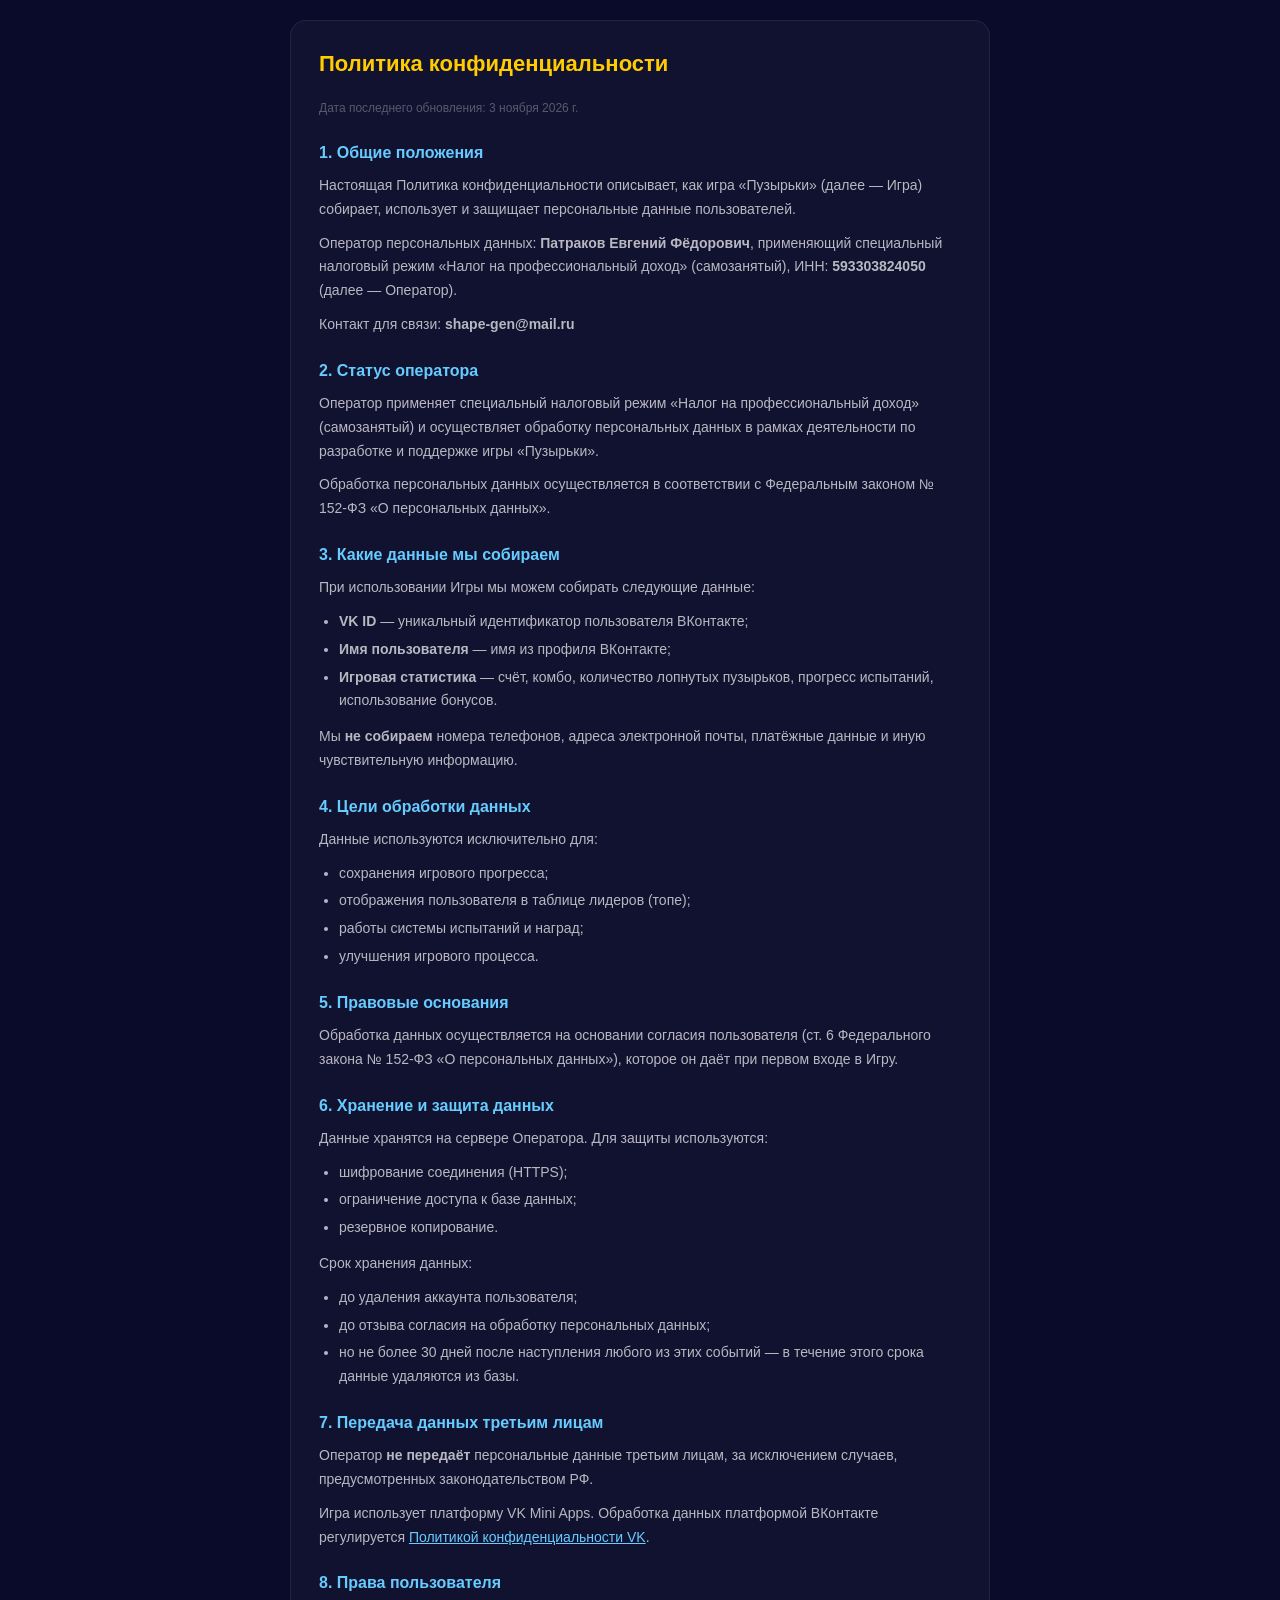
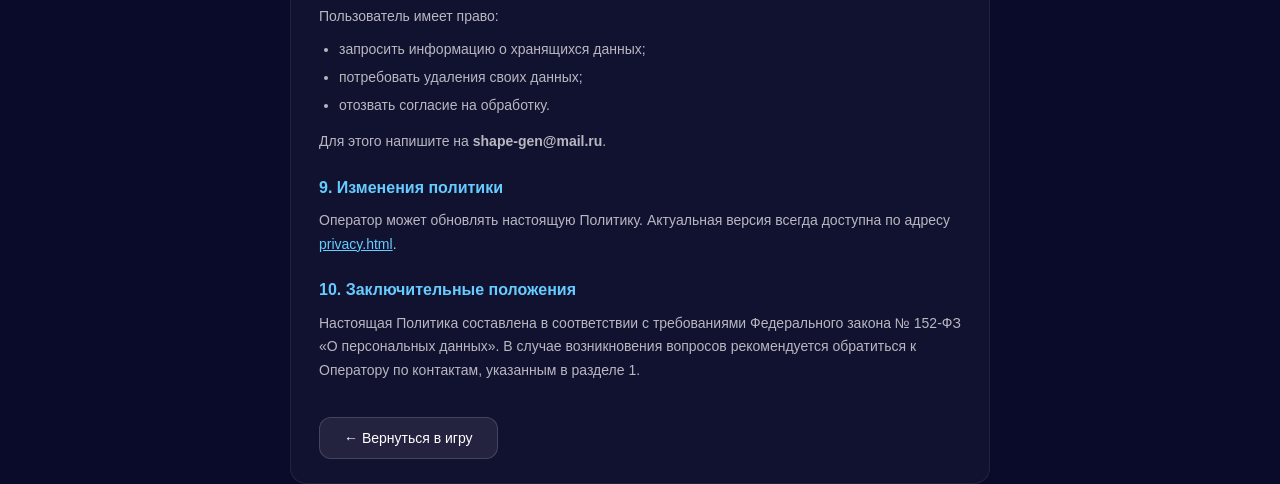
<file: privacy.html>
<!DOCTYPE html>
<html lang="ru">
<head>
    <meta charset="UTF-8" />
    <meta name="viewport" content="width=device-width, initial-scale=1.0" />
    <title>Политика конфиденциальности — Пузырьки</title>
    <link rel="stylesheet" href="css/style.css" />
    <style>
        body {
            background: #0a0a2a;
            color: rgba(255,255,255,0.85);
            font-family: 'Segoe UI', sans-serif;
            padding: 20px;
            line-height: 1.7;
            font-size: 14px;
            overflow-y: auto;
        }
        .privacy-container {
            max-width: 700px;
            margin: 0 auto;
            background: rgba(255,255,255,0.03);
            border: 1px solid rgba(255,255,255,0.08);
            border-radius: 16px;
            padding: 24px 28px;
        }
        h1 { color: #ffcc00; font-size: 22px; margin-bottom: 16px; }
        h2 { color: #66ccff; font-size: 16px; margin: 20px 0 8px; }
        p { margin-bottom: 10px; color: rgba(255,255,255,0.7); }
        ul { margin: 8px 0 12px 20px; color: rgba(255,255,255,0.7); }
        li { margin-bottom: 4px; }
        a { color: #66ccff; }
        .back-btn {
            display: inline-block;
            margin-top: 24px;
            padding: 12px 24px;
            background: rgba(255,255,255,0.08);
            border: 1px solid rgba(255,255,255,0.15);
            border-radius: 12px;
            color: white;
            text-decoration: none;
            font-size: 14px;
        }
        .back-btn:active { opacity: 0.7; }
        .date { color: rgba(255,255,255,0.3); font-size: 12px; margin-bottom: 20px; }
    </style>
</head>
<body>
    <div class="privacy-container">
        <h1>Политика конфиденциальности</h1>
        <div class="date">Дата последнего обновления: 3 ноября 2026 г.</div>

        <h2>1. Общие положения</h2>
        <p>Настоящая Политика конфиденциальности описывает, как игра «Пузырьки» (далее — Игра) собирает, использует и защищает персональные данные пользователей.</p>
        <p>Оператор персональных данных: <strong>Патраков Евгений Фёдорович</strong>, применяющий специальный налоговый режим «Налог на профессиональный доход» (самозанятый), ИНН: <strong>593303824050</strong> (далее — Оператор).</p>
        <p>Контакт для связи: <strong>shape-gen@mail.ru</strong></p>

        <h2>2. Статус оператора</h2>
        <p>Оператор применяет специальный налоговый режим «Налог на профессиональный доход» (самозанятый) и осуществляет обработку персональных данных в рамках деятельности по разработке и поддержке игры «Пузырьки».</p>
        <p>Обработка персональных данных осуществляется в соответствии с Федеральным законом № 152-ФЗ «О персональных данных».</p>

        <h2>3. Какие данные мы собираем</h2>
        <p>При использовании Игры мы можем собирать следующие данные:</p>
        <ul>
            <li><strong>VK ID</strong> — уникальный идентификатор пользователя ВКонтакте;</li>
            <li><strong>Имя пользователя</strong> — имя из профиля ВКонтакте;</li>
            <li><strong>Игровая статистика</strong> — счёт, комбо, количество лопнутых пузырьков, прогресс испытаний, использование бонусов.</li>
        </ul>
        <p>Мы <strong>не собираем</strong> номера телефонов, адреса электронной почты, платёжные данные и иную чувствительную информацию.</p>

        <h2>4. Цели обработки данных</h2>
        <p>Данные используются исключительно для:</p>
        <ul>
            <li>сохранения игрового прогресса;</li>
            <li>отображения пользователя в таблице лидеров (топе);</li>
            <li>работы системы испытаний и наград;</li>
            <li>улучшения игрового процесса.</li>
        </ul>

        <h2>5. Правовые основания</h2>
        <p>Обработка данных осуществляется на основании согласия пользователя (ст. 6 Федерального закона № 152-ФЗ «О персональных данных»), которое он даёт при первом входе в Игру.</p>

        <h2>6. Хранение и защита данных</h2>
        <p>Данные хранятся на сервере Оператора. Для защиты используются:</p>
        <ul>
            <li>шифрование соединения (HTTPS);</li>
            <li>ограничение доступа к базе данных;</li>
            <li>резервное копирование.</li>
        </ul>
        <p>Срок хранения данных:</p>
        <ul>
            <li>до удаления аккаунта пользователя;</li>
            <li>до отзыва согласия на обработку персональных данных;</li>
            <li>но не более 30 дней после наступления любого из этих событий — в течение этого срока данные удаляются из базы.</li>
        </ul>

        <h2>7. Передача данных третьим лицам</h2>
        <p>Оператор <strong>не передаёт</strong> персональные данные третьим лицам, за исключением случаев, предусмотренных законодательством РФ.</p>
        <p>Игра использует платформу VK Mini Apps. Обработка данных платформой ВКонтакте регулируется <a href="https://vk.com/privacy" target="_blank">Политикой конфиденциальности VK</a>.</p>

        <h2>8. Права пользователя</h2>
        <p>Пользователь имеет право:</p>
        <ul>
            <li>запросить информацию о хранящихся данных;</li>
            <li>потребовать удаления своих данных;</li>
            <li>отозвать согласие на обработку.</li>
        </ul>
        <p>Для этого напишите на <strong>shape-gen@mail.ru</strong>.</p>

        <h2>9. Изменения политики</h2>
        <p>Оператор может обновлять настоящую Политику. Актуальная версия всегда доступна по адресу <a href="privacy.html">privacy.html</a>.</p>

        <h2>10. Заключительные положения</h2>
        <p>Настоящая Политика составлена в соответствии с требованиями Федерального закона № 152-ФЗ «О персональных данных». В случае возникновения вопросов рекомендуется обратиться к Оператору по контактам, указанным в разделе 1.</p>

        <button class="back-btn" id="backToGameBtn">← Вернуться в игру</button>
    </div>
    
    <script>
    document.getElementById('backToGameBtn').addEventListener('click', function() {
        // Пытаемся закрыть вкладку
        window.close();

        // Если браузер не дал закрыть (вкладка открыта вручную, не через window.open) —
        // пробуем вернуться назад по истории
        setTimeout(function() {
            if (window.history.length > 1) {
                window.history.back();
            } else {
                // Крайний случай — просто уходим на index.html
                // (но это откроет новую копию, поэтому только если совсем никак)
                window.location.href = 'index.html';
            }
        }, 100);
    });
</script>
</body>
</html>
</file>
<file: css/style.css>
* {
    margin: 0;
    padding: 0;
    box-sizing: border-box;
    user-select: none;
    -webkit-tap-highlight-color: transparent;
}

body {
    background: #0a0a2a;
    overflow: hidden;
    font-family: 'Segoe UI', sans-serif;
    touch-action: none;
    height: 100vh;
    width: 100vw;
}

/* ===== ИГРОВОЙ КАНВАС ===== */
#gameCanvas {
    display: block;
    width: 100vw;
    height: 100vh;
    touch-action: none;
    cursor: pointer;
    position: fixed;
    top: 0;
    left: 0;
    z-index: 1;
}

/* ===== UI ПАНЕЛЬ ПОВЕРХ КАНВАСА ===== */
#ui {
    position: fixed;
    top: 0;
    left: 0;
    width: 100%;
    height: 100%;
    pointer-events: none;
    z-index: 10;
}

/* ===== ВЕРХНЯЯ ПАНЕЛЬ (СЧЁТ + КНОПКИ) ===== */
#topBar {
    position: absolute;
    top: 0;
    left: 0;
    right: 0;
    padding: 12px 18px;
    background: rgba(10, 10, 42, 0.85);
    backdrop-filter: blur(12px);
    -webkit-backdrop-filter: blur(12px);
    display: flex;
    justify-content: space-between;
    align-items: center;
    pointer-events: none;
    z-index: 5;
    border-bottom: 1px solid rgba(255,255,255,0.05);
    height: 90px;
    gap: 12px;
}

.score-group {
    display: flex;
    flex-direction: column;
    gap: 2px;
    min-width: 80px;
    pointer-events: none;
}

.controls-group {
    display: flex;
    gap: 12px;
    pointer-events: none;
    flex-wrap: wrap;
    justify-content: center;
}

.combo-group {
    display: flex;
    flex-direction: column;
    gap: 2px;
    align-items: flex-end;
    min-width: 70px;
    pointer-events: none;
}

#score {
    color: white;
    font-size: 24px;
    font-weight: bold;
    text-shadow: 0 0 20px rgba(0,0,0,0.8);
    letter-spacing: 1px;
}

#pendingScore {
    color: #ffcc00;
    font-size: 15px;
    font-weight: bold;
    text-shadow: 0 0 20px rgba(255,204,0,0.3);
    opacity: 0.8;
}

#combo {
    color: #ffcc00;
    font-size: 20px;
    font-weight: bold;
    text-shadow: 0 0 20px rgba(255,204,0,0.3);
    opacity: 0;
    transition: opacity 0.2s ease;
}

#combo.show {
    opacity: 1;
}

#multiplier {
    color: #66ccff;
    font-size: 15px;
    font-weight: bold;
    text-shadow: 0 0 20px rgba(100,200,255,0.3);
}

/* ===== КНОПКИ НА ВЕРХНЕЙ ПАНЕЛИ ===== */
.game-btn {
    pointer-events: auto;
    width: 60px;
    height: 60px;
    border-radius: 50%;
    border: none;
    background: rgba(255, 255, 255, 0.08);
    backdrop-filter: blur(12px);
    -webkit-backdrop-filter: blur(12px);
    color: white;
    font-size: 28px;
    cursor: pointer;
    touch-action: manipulation;
    box-shadow: 0 0 15px rgba(0,0,0,0.3);
    transition: transform 0.15s ease, background 0.2s ease;
    display: flex;
    align-items: center;
    justify-content: center;
    border: 1px solid rgba(255,255,255,0.1);
}

.game-btn:active {
    transform: scale(0.85);
    background: rgba(255, 255, 255, 0.2);
}

.game-btn.back-btn {
    background: rgba(255, 100, 100, 0.2);
    border-color: rgba(255, 100, 100, 0.2);
}

.game-btn.restart-btn {
    background: rgba(100, 200, 255, 0.2);
    border-color: rgba(100, 200, 255, 0.2);
}

.game-btn.sound-btn {
    background: rgba(255, 200, 100, 0.2);
    border-color: rgba(255, 200, 100, 0.2);
}

/* ===== ЛЕВАЯ ПАНЕЛЬ (БОНУСЫ) ===== */
.bonus-container {
    position: fixed;
    left: 12px;
    top: 50%;
    transform: translateY(-50%);
    display: flex;
    flex-direction: column;
    gap: 10px;
    z-index: 15;
    pointer-events: none;
    background: rgba(10, 10, 42, 0.6);
    backdrop-filter: blur(8px);
    -webkit-backdrop-filter: blur(8px);
    padding: 12px 10px;
    border-radius: 20px;
    border: 1px solid rgba(255,255,255,0.05);
}

.bonus-item {
    display: flex;
    flex-direction: column;
    align-items: center;
    gap: 3px;
    pointer-events: none;
}

.bonus-btn {
    pointer-events: auto;
    width: 54px;
    height: 54px;
    border-radius: 50%;
    border: 2px solid rgba(255,255,255,0.15);
    display: flex;
    flex-direction: column;
    align-items: center;
    justify-content: center;
    cursor: pointer;
    touch-action: manipulation;
    position: relative;
    transition: transform 0.15s ease, opacity 0.3s ease;
    box-shadow: 0 0 15px rgba(0,0,0,0.4);
    color: white;
    text-shadow: 0 1px 3px rgba(0,0,0,0.5);
    background: radial-gradient(circle at 35% 35%, 
        var(--bonus-color, #ff4444) 0%, 
        var(--bonus-color, #ff4444) 100%);
    opacity: 1;
}

.bonus-btn:active {
    transform: scale(0.80);
}

.bonus-btn.inactive {
    opacity: 0.95;
    filter: grayscale(0.8);
}

.bonus-btn .bonus-icon {
    width: 26px;
    height: 26px;
    display: flex;
    align-items: center;
    justify-content: center;
    color: #fff;
    filter: drop-shadow(0 1px 2px rgba(0,0,0,0.5));
}

.bonus-btn .bonus-icon svg {
    width: 100%;
    height: 100%;
    display: block;
}

.bonus-btn .bonus-count {
    font-size: 11px;
    font-weight: bold;
    background: rgba(0,0,0,0.7);
    padding: 0 6px;
    border-radius: 10px;
    position: absolute;
    top: -6px;
    right: -6px;
    min-width: 18px;
    text-align: center;
    border: 1px solid rgba(255,255,255,0.15);
}

.bonus-progress {
    width: 48px;
    height: 4px;
    background: rgba(255,255,255,0.1);
    border-radius: 2px;
    overflow: hidden;
    pointer-events: none;
}

.bonus-progress .progress-fill {
    height: 100%;
    border-radius: 2px;
    transition: width 0.15s ease;
    background: var(--bonus-color, #fff);
}

.progress-label {
    font-size: 8px;
    color: rgba(255,255,255,0.3);
    text-align: center;
    margin-top: 1px;
}

/* ===== ЖИЗНИ ===== */
/* Стоит ровно под панелью бонусов по левому краю.
   Отступы left/bottom = 12px — симметрично углу.
   Размер canvas ровно под сердце — ничего не торчит. */
#livesContainer {
    position: fixed;
    left: 12px;
    bottom: 12px;
    z-index: 20;
    pointer-events: none;
}

#livesCanvas {
    display: block;
    width: 68px;
    height: 68px;
    pointer-events: none;
}

@media (max-width: 480px) {
    #livesContainer {
        left: 8px;
        bottom: 8px;
    }
    #livesCanvas {
        width: 60px;
        height: 60px;
    }
}

@media (max-width: 380px) {
    #livesCanvas {
        width: 54px;
        height: 54px;
    }
}

/* ===== ПОДСКАЗКА ДЛЯ БОНУСА ===== */
#bonusHint {
    position: fixed;
    top: 50%;
    left: 50%;
    transform: translate(-50%, -50%);
    z-index: 30;
    font-size: 24px;
    color: #44ff44;
    font-weight: bold;
    text-shadow: 0 0 40px rgba(68, 255, 68, 0.5), 0 0 80px rgba(68, 255, 68, 0.2);
    background: rgba(0,0,0,0.8);
    padding: 16px 32px;
    border-radius: 16px;
    border: 2px solid #44ff44;
    pointer-events: none;
    animation: pulse 0.8s ease-in-out infinite;
}

@keyframes pulse {
    0%, 100% { transform: translate(-50%, -50%) scale(1); }
    50% { transform: translate(-50%, -50%) scale(1.05); }
}

/* ===== АДАПТАЦИЯ ДЛЯ ТЕЛЕФОНОВ ===== */
@media (max-width: 480px) {
    #topBar {
        padding: 10px 14px;
        height: 80px;
        gap: 8px;
    }
    
    .score-group {
        min-width: 60px;
    }
    
    .combo-group {
        min-width: 60px;
    }
    
    #score {
        font-size: 20px;
    }
    #pendingScore {
        font-size: 13px;
    }
    #combo {
        font-size: 16px;
    }
    #multiplier {
        font-size: 13px;
    }
    
    .game-btn {
        width: 50px;
        height: 50px;
        font-size: 22px;
    }
    
    .controls-group {
        gap: 8px;
    }
    
    .bonus-container {
        left: 8px;
        gap: 8px;
        padding: 10px 8px;
    }
    .bonus-btn {
        width: 44px;
        height: 44px;
    }
       .bonus-btn .bonus-icon {
        width: 22px;
        height: 22px;
    }
    .bonus-btn .bonus-count {
        font-size: 9px;
        min-width: 16px;
        top: -5px;
        right: -5px;
        padding: 0 4px;
    }
    .bonus-progress {
        width: 38px;
        height: 3px;
    }
    .progress-label {
        font-size: 7px;
    }
    
    #bonusHint {
        font-size: 16px;
        padding: 12px 20px;
    }
}

@media (max-width: 380px) {
    #topBar {
        height: 70px;
        padding: 8px 10px;
    }
    
    .game-btn {
        width: 42px;
        height: 42px;
        font-size: 18px;
    }
    
    #score {
        font-size: 16px;
    }
    #combo {
        font-size: 14px;
    }
    
    .controls-group {
        gap: 6px;
    }
    
    .bonus-btn {
        width: 36px;
        height: 36px;
    }
       .bonus-btn .bonus-icon {
        width: 18px;
        height: 18px;
    }
}
/* ===== МОДАЛЬНОЕ ОКНО ВЫХОДА ===== */
.exit-modal {
    position: fixed;
    top: 0;
    left: 0;
    width: 100%;
    height: 100%;
    background: rgba(0, 0, 0, 0.7);
    backdrop-filter: blur(12px);
    -webkit-backdrop-filter: blur(12px);
    display: flex;
    align-items: center;
    justify-content: center;
    z-index: 100;
    animation: fadeIn 0.3s ease;
}

@keyframes fadeIn {
    from { opacity: 0; transform: scale(0.9); }
    to { opacity: 1; transform: scale(1); }
}
\\\\\\\\\\\\\\\\\\\\\\\\\\\\\\\\\\\\\\\\\\
.exit-modal-content {
    background: rgba(20, 20, 50, 0.95);
    border-radius: 32px;
    padding: 30px 40px;
    max-width: 380px;
    width: 90%;
    border: 1px solid rgba(255, 215, 0, 0.2);
    box-shadow: 0 0 60px rgba(255, 215, 0, 0.1);
    text-align: center;
}

.exit-modal-title {
    font-size: 24px;
    font-weight: 700;
    color: #ffcc00;
    letter-spacing: 2px;
    margin-bottom: 20px;
}

.exit-modal-score {
    display: flex;
    align-items: center;
    justify-content: center;
    gap: 12px;
    background: rgba(255, 215, 0, 0.08);
    border-radius: 16px;
    padding: 16px 20px;
    margin-bottom: 20px;
    border: 1px solid rgba(255, 215, 0, 0.1);
}

.exit-modal-label {
    font-size: 18px;
    color: rgba(255, 255, 255, 0.6);
}

.exit-modal-value {
    font-size: 36px;
    font-weight: 900;
    color: #ffcc00;
    text-shadow: 0 0 30px rgba(255, 215, 0, 0.3);
}

.exit-modal-stats {
    display: grid;
    grid-template-columns: 1fr 1fr 1fr;
    gap: 8px;
    margin-bottom: 24px;
}

.exit-modal-stat {
    background: rgba(255, 255, 255, 0.05);
    border-radius: 12px;
    padding: 10px 8px;
    border: 1px solid rgba(255, 255, 255, 0.05);
}

.exit-modal-stat span:first-child {
    display: block;
    font-size: 10px;
    color: rgba(255, 255, 255, 0.4);
    text-transform: uppercase;
    letter-spacing: 1px;
}

.exit-modal-stat span:last-child {
    display: block;
    font-size: 20px;
    font-weight: 700;
    color: white;
    margin-top: 2px;
}

.exit-modal-stat span:last-child.gold { color: #ffcc00; }
.exit-modal-stat span:last-child.pink { color: #ff6b9d; }
.exit-modal-stat span:last-child.blue { color: #6bcfff; }

.exit-modal-buttons {
    display: flex;
    gap: 12px;
}

.exit-modal-btn {
    flex: 1;
    padding: 14px 20px;
    border: none;
    border-radius: 16px;
    font-size: 16px;
    font-weight: 700;
    cursor: pointer;
    touch-action: manipulation;
    transition: transform 0.15s ease, opacity 0.2s ease;
}

.exit-modal-btn:active {
    transform: scale(0.95);
}

.exit-modal-btn-back {
    background: rgba(255, 255, 255, 0.08);
    color: white;
    border: 1px solid rgba(255, 255, 255, 0.15);
}

.exit-modal-btn-back:active {
    background: rgba(255, 255, 255, 0.15);
}

.exit-modal-btn-exit {
    background: linear-gradient(135deg, #ff4444, #cc0000);
    color: white;
    border: 1px solid rgba(255, 80, 80, 0.3);
    box-shadow: 0 0 30px rgba(255, 0, 0, 0.2);
}

.exit-modal-btn-share {
    background: linear-gradient(135deg, #4CAF50, #2E7D32);
    color: white;
    border: 1px solid rgba(76, 175, 80, 0.3);
    box-shadow: 0 0 30px rgba(76, 175, 80, 0.2);
}

.exit-modal-btn-continue {
    background: linear-gradient(135deg, #ffcc00, #f0a500);
    color: #1a1a2a;
    border: 1px solid rgba(255, 200, 0, 0.4);
    box-shadow: 0 0 30px rgba(255, 200, 0, 0.3);
}

.exit-modal-btn-continue:active {
    transform: scale(0.95);
}

.exit-modal-btn-share:active {
    opacity: 0.8;
}

/* ===== АДАПТАЦИЯ ===== */
@media (max-width: 480px) {
    .exit-modal-content {
        padding: 24px 20px;
        border-radius: 24px;
    }
    
    .exit-modal-title {
        font-size: 20px;
    }
    
    .exit-modal-value {
        font-size: 28px;
    }
    
    .exit-modal-stats {
        grid-template-columns: 1fr 1fr 1fr;
        gap: 6px;
    }
    
    .exit-modal-stat {
        padding: 8px 6px;
    }
    
    .exit-modal-stat span:last-child {
        font-size: 16px;
    }
    
    .exit-modal-btn {
        padding: 12px 16px;
        font-size: 14px;
    }
}

@media (max-width: 380px) {
    .exit-modal-content {
        padding: 20px 16px;
        border-radius: 20px;
    }
    
    .exit-modal-title {
        font-size: 18px;
    }
    
    .exit-modal-value {
        font-size: 24px;
    }
    
    .exit-modal-stat span:last-child {
        font-size: 14px;
    }
    
    .exit-modal-btn {
        padding: 10px 12px;
        font-size: 12px;
    }
}
/* ===== ТАЙМЕР БОНУСА ===== */
.bonus-timer {
    font-size: 14px;
    font-weight: bold;
    color: #ffcc00;
    background: rgba(255, 215, 0, 0.15);
    padding: 0 8px;
    border-radius: 10px;
    border: 1px solid rgba(255, 215, 0, 0.2);
}

#exitModalShare {
    display: none !important;
}
#pendingScore {
    transition: transform 0.1s ease, color 0.3s ease;
}

#multiplier {
    transition: transform 0.1s ease;
}

/* ===== ОБУЧЕНИЕ ===== */
.tutorial-highlight {
    animation: tutorialPulse 1.5s ease-in-out infinite;
}

@keyframes tutorialPulse {
    0%, 100% { 
        box-shadow: 0 0 0 4px rgba(255, 215, 0, 0.8), 0 0 40px rgba(255, 215, 0, 0.4);
    }
    50% { 
        box-shadow: 0 0 0 8px rgba(255, 215, 0, 0.5), 0 0 60px rgba(255, 215, 0, 0.6);
    }
}
@keyframes arrowBounce {
    0%, 100% { transform: translateY(0); }
    50% { transform: translateY(10px); }
}
</file>
